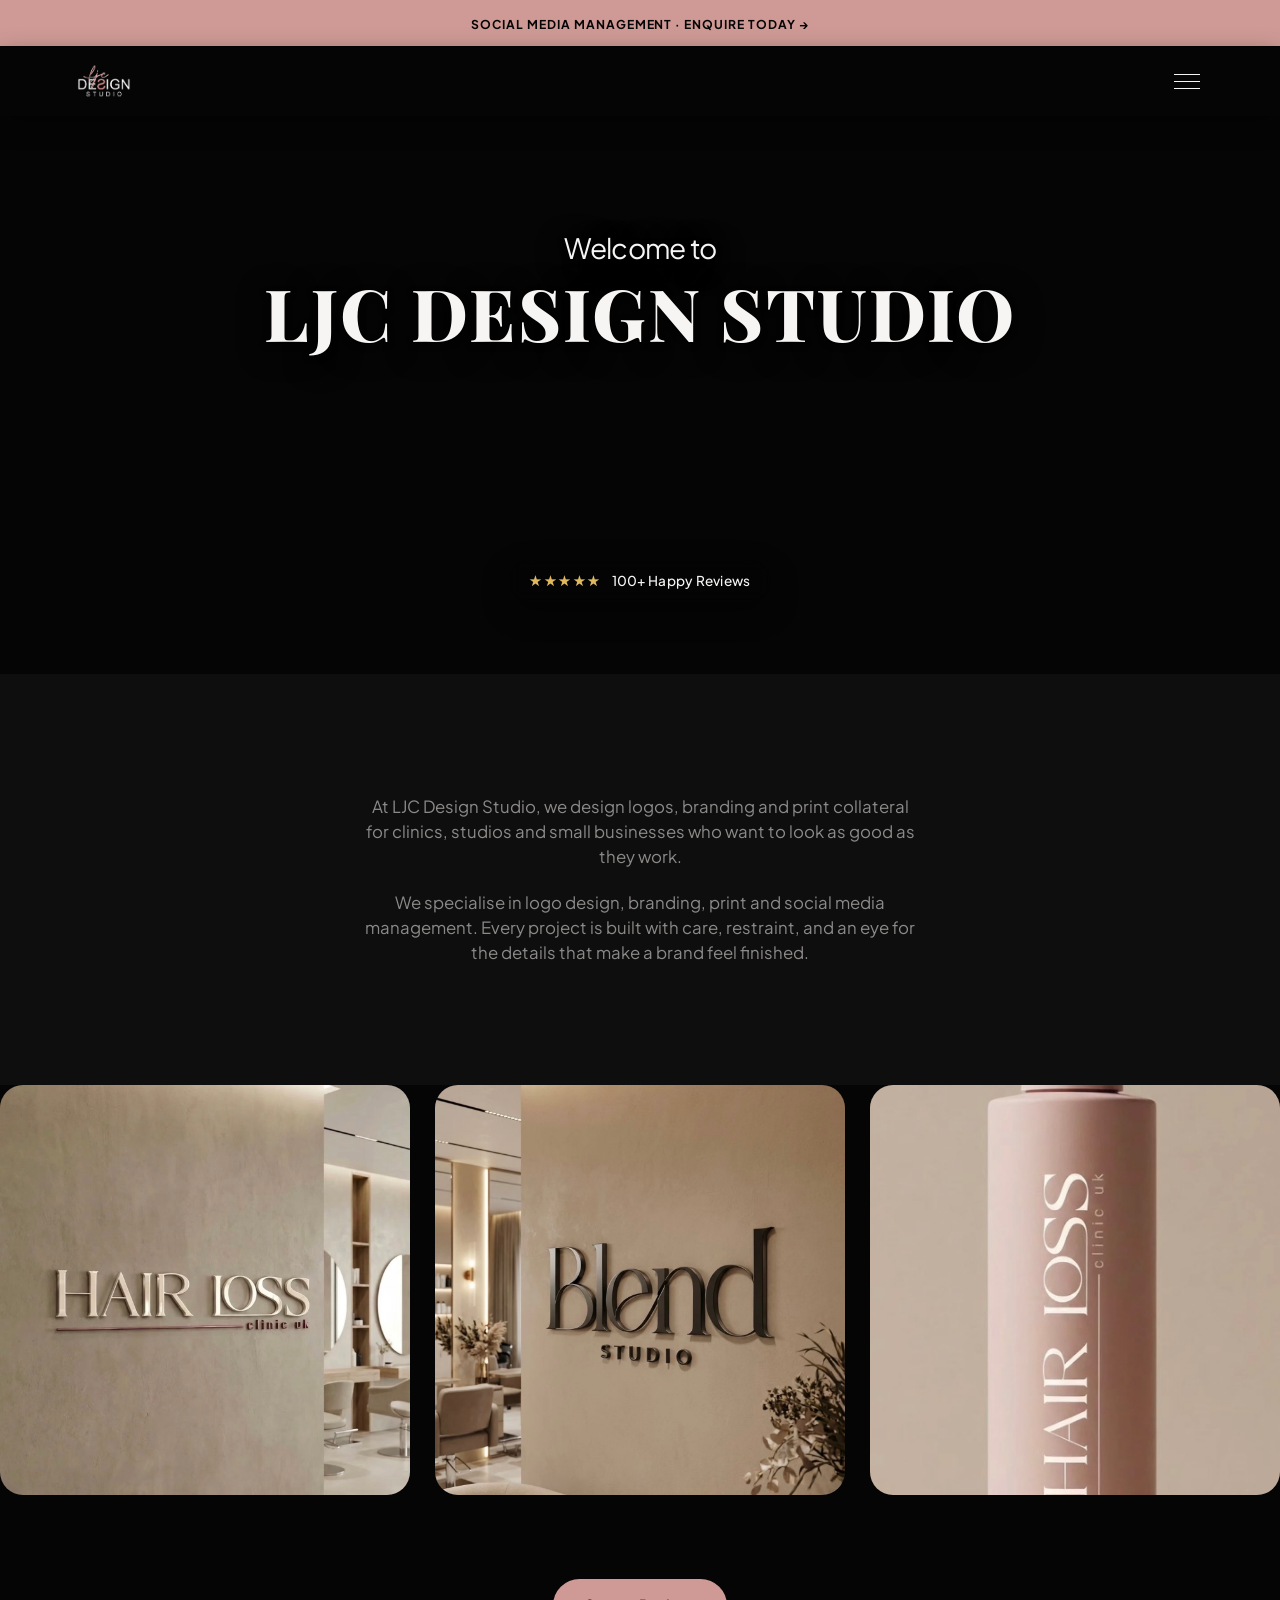
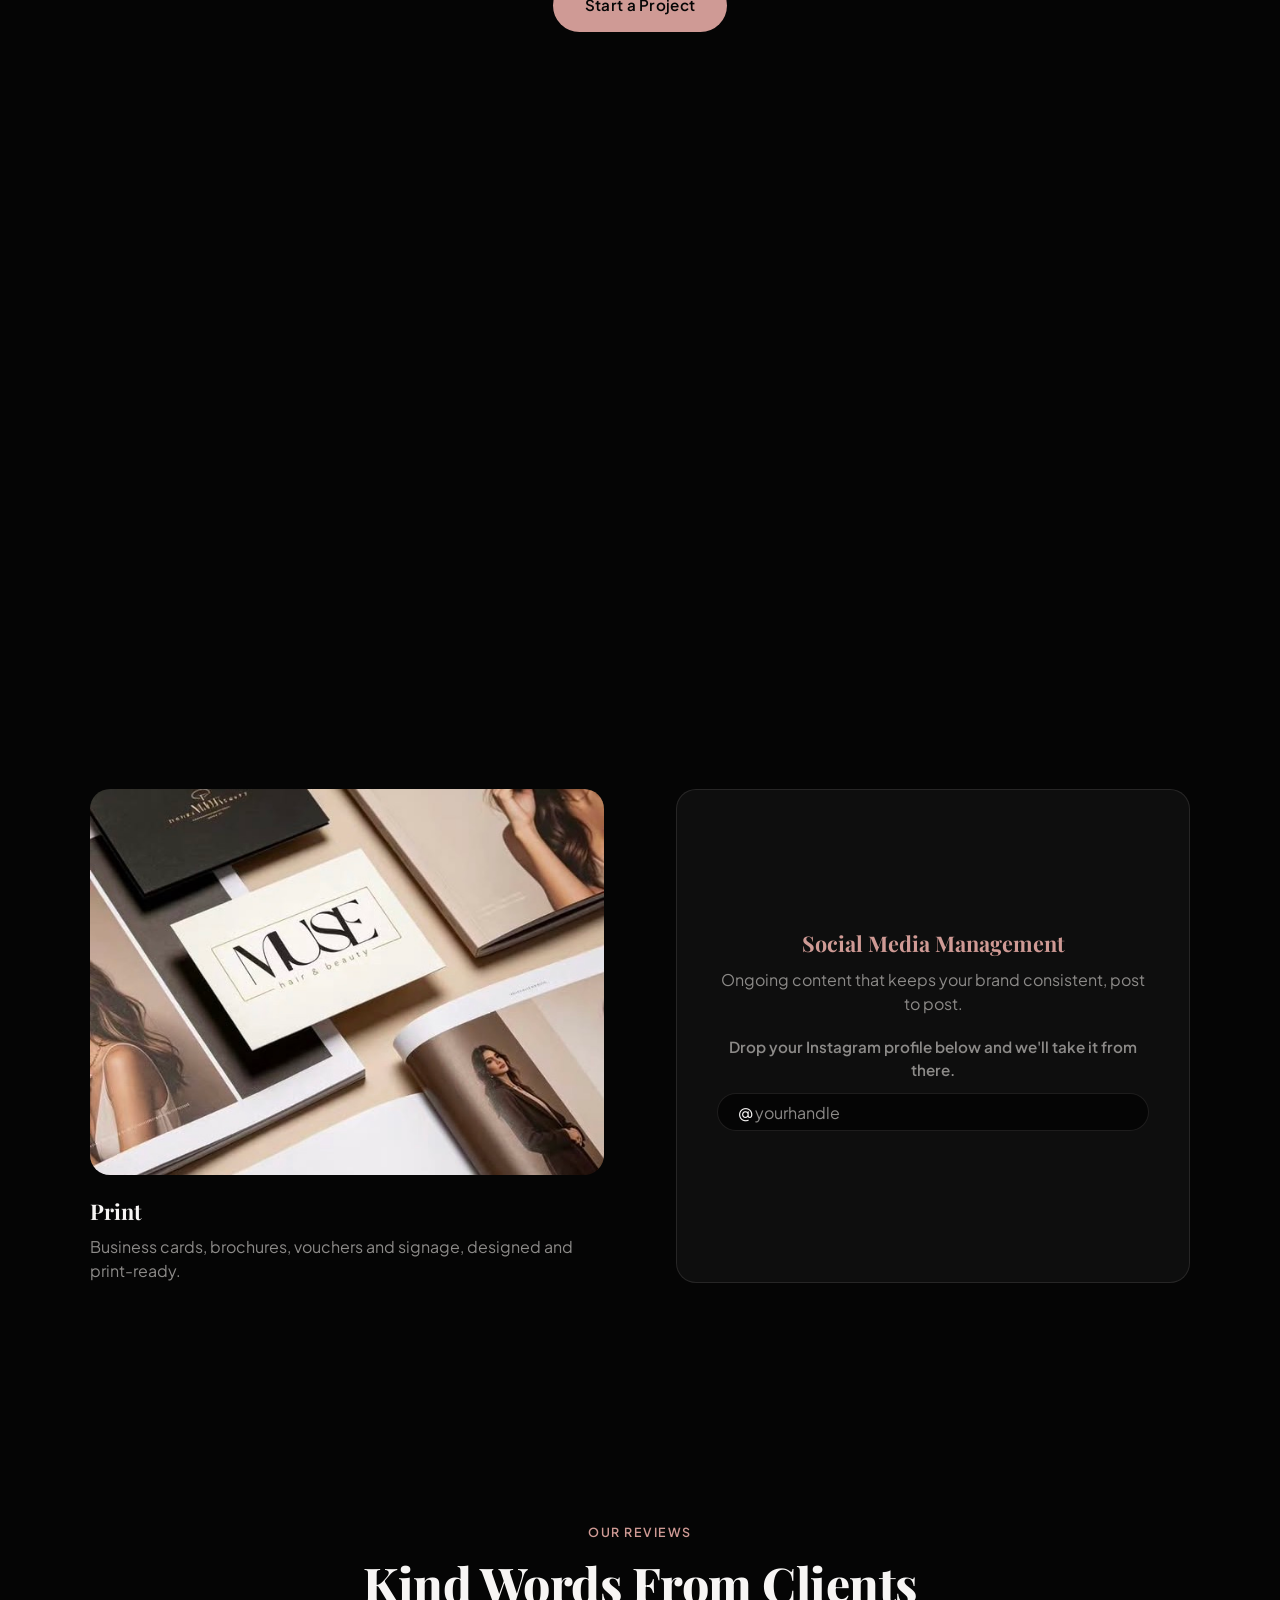
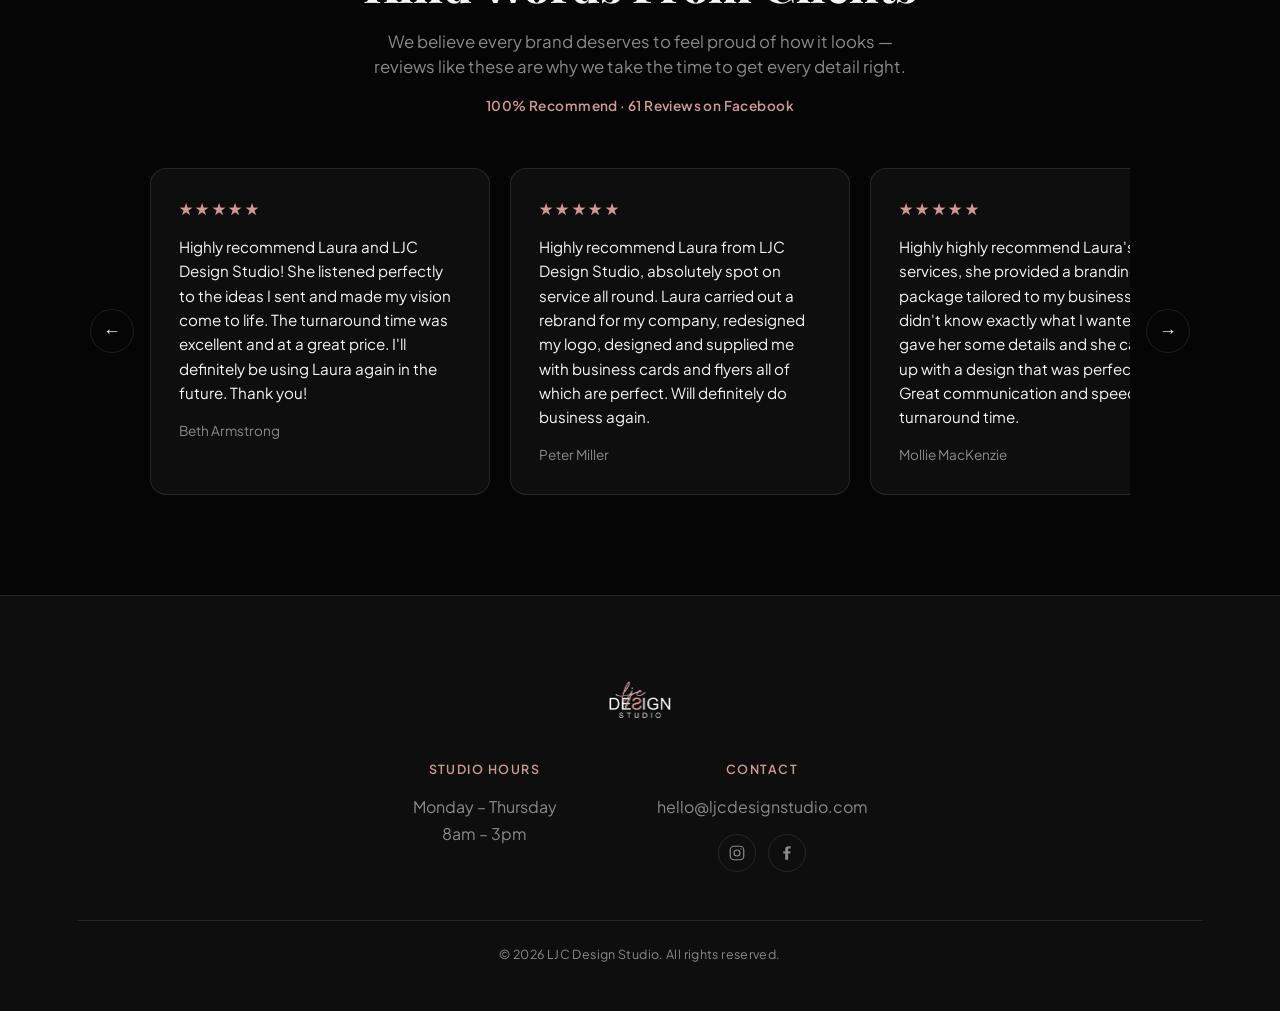
<file: index.html>
<!DOCTYPE html>
<html lang="en">
<head>
<meta charset="UTF-8">
<script>
  if ('scrollRestoration' in history) history.scrollRestoration = 'manual';
  if (window.location.hash) {
    history.replaceState(null, '', window.location.pathname + window.location.search);
  }
</script>
<meta name="viewport" content="width=device-width, initial-scale=1.0, viewport-fit=cover">
<meta name="theme-color" content="#050505">
<title>LJC Design Studio — Logo, Branding &amp; Print Design</title>
<meta name="description" content="We're LJC Design Studio, a graphic design studio specialising in logo design, branding, print and social media management.">
<link rel="preconnect" href="https://fonts.googleapis.com">
<link rel="preconnect" href="https://fonts.gstatic.com" crossorigin>
<link href="https://fonts.googleapis.com/css2?family=Playfair+Display:ital,wght@0,700;0,800;1,600;1,700&family=Plus+Jakarta+Sans:wght@400;500;600;700;800&display=swap" rel="stylesheet">
<link rel="stylesheet" href="css/styles.css">
</head>
<body>

<a class="skip-link" href="#top">Skip to content</a>

<div class="site-top">
  <div class="promo-bar">
    <a href="contact.html">Social Media Management · Enquire today →</a>
  </div>

  <header class="site-header">
    <div class="header-inner">
      <a href="index.html" class="brand">
        <img src="images/logo-transparent.png" alt="LJC Design Studio" class="brand-logo">
      </a>

      <button class="menu-toggle" id="menu-toggle" aria-label="Open menu" aria-expanded="false" aria-controls="nav-drawer">
        <span></span><span></span><span></span>
      </button>
    </div>
  </header>
</div>

<nav class="nav-drawer" id="nav-drawer" aria-hidden="true">
  <ul>
    <li style="--i:0"><a href="work.html">Work</a></li>
    <li style="--i:1"><a href="services.html">Services</a></li>
    <li style="--i:2"><a href="contact.html">Enquire</a></li>
  </ul>
</nav>

<main id="top">

  <section class="hero">
    <div class="hero-bg" aria-hidden="true">
      <img class="hero-bg-slide" style="--i:0" src="images/hero-muse-signage.jpg" alt="">
      <img class="hero-bg-slide" style="--i:1" src="images/hero-zena-boxes.jpg" alt="">
      <img class="hero-bg-slide" style="--i:2" src="images/hero-alekcia-signage.jpg" alt="">
    </div>
    <div class="hero-content">
      <h1 class="hero-heading reveal"><span class="hero-heading-intro">Welcome to</span><br><span class="hero-heading-name">LJC Design Studio</span></h1>
    </div>
    <a href="#reviews" class="hero-rating reveal">
      <span class="hero-rating-stars">★★★★★</span>
      <span><span class="hero-rating-count" data-target="100">0</span>+ Happy Reviews</span>
    </a>
  </section>

  <section class="welcome reveal">
    <div class="welcome-inner">
      <p class="feature-copy welcome-copy">At LJC Design Studio, we design logos, branding and print collateral for clinics, studios and small businesses who want to look as good as they work.</p>
      <p class="feature-copy welcome-copy">We specialise in logo design, branding, print and social media management. Every project is built with care, restraint, and an eye for the details that make a brand feel finished.</p>
    </div>
  </section>

  <section class="marquee reveal" id="work" aria-label="Selected work">
    <div class="marquee-track">
      <img src="images/work-hairloss-signage.jpg" alt="Hair Loss Clinic UK wall signage in a clinic interior">
      <img src="images/work-blend-signage.jpg" alt="Blend Studio metallic wall signage in a salon">
      <img src="images/work-hairloss-product.jpg" alt="Hair Loss Clinic UK branded product bottle">
      <img src="images/work-skin-voucher.jpg" alt="SKIN Beauty branded gift voucher">
      <img src="images/work-blend-towels.jpg" alt="Blend Studio branded towels folded in a salon">
      <img src="images/work-hairloss-brochure.jpg" alt="Hair Loss Clinic UK brochure display on a salon counter">
      <img src="images/work-blend-shelf.jpg" alt="Blend Studio branded product bottles on a salon shelf">

      <img src="images/work-hairloss-signage.jpg" alt="" aria-hidden="true">
      <img src="images/work-blend-signage.jpg" alt="" aria-hidden="true">
      <img src="images/work-hairloss-product.jpg" alt="" aria-hidden="true">
      <img src="images/work-skin-voucher.jpg" alt="" aria-hidden="true">
      <img src="images/work-blend-towels.jpg" alt="" aria-hidden="true">
      <img src="images/work-hairloss-brochure.jpg" alt="" aria-hidden="true">
      <img src="images/work-blend-shelf.jpg" alt="" aria-hidden="true">
    </div>
  </section>

  <div class="services-cta reveal">
    <a href="contact.html" class="btn-primary">Start a Project</a>
  </div>

  <section class="feature" id="services">
    <div class="service-cards">
      <article class="service-card reveal">
        <img class="service-card-img" src="images/work-muse-logo.jpg" alt="MUSE hair &amp; beauty logo design">
        <h3>Logo Design</h3>
        <p>A distinctive mark built to work everywhere your brand shows up.</p>
      </article>
      <article class="service-card reveal">
        <img class="service-card-img" src="images/work-muse-bottles.jpg" alt="MUSE hair &amp; beauty branded product bottles">
        <h3>Branding</h3>
        <p>Colour, type and tone of voice — a complete identity, not just a logo.</p>
      </article>
      <article class="service-card reveal">
        <img class="service-card-img" src="images/work-muse-print.jpg" alt="MUSE hair &amp; beauty printed business cards and brochures">
        <h3>Print</h3>
        <p>Business cards, brochures, vouchers and signage, designed and print-ready.</p>
      </article>
      <article class="service-card service-card-feature service-card-social reveal">
        <h3>Social Media Management</h3>
        <p>Ongoing content that keeps your brand consistent, post to post.</p>
        <p class="social-lead-prompt">Drop your Instagram profile below and we'll take it from there.</p>
        <form class="social-lead-form" id="social-lead-form" action="mailto:hello@ljcdesignstudio.com" method="post" enctype="text/plain">
          <input type="hidden" name="Instagram Handle" id="social-handle-hidden" value="">
          <div class="social-lead-row social-lead-row-handle">
            <span class="social-lead-prefix" aria-hidden="true">@</span>
            <label class="sr-only" for="social-lead-input">Instagram handle</label>
            <input type="text" id="social-lead-input" placeholder="yourhandle" autocomplete="off" required>
          </div>
          <div class="social-lead-row social-lead-row-email" id="social-lead-email-row">
            <label class="sr-only" for="social-lead-email">Email</label>
            <input type="email" id="social-lead-email" name="Email" placeholder="Email" autocomplete="email" disabled required>
            <button type="submit" aria-label="Submit" disabled>&#8594;</button>
          </div>
        </form>
      </article>
    </div>
  </section>

  <section class="reviews" id="reviews" aria-label="Client reviews">
    <div class="reviews-inner reveal">
      <p class="eyebrow">Our Reviews</p>
      <h2 class="feature-heading">Kind Words From Clients</h2>
      <p class="feature-copy reviews-copy">We believe every brand deserves to feel proud of how it looks — reviews like these are why we take the time to get every detail right.</p>
      <p class="reviews-stat">100% Recommend &middot; 61 Reviews on Facebook</p>
    </div>

    <div class="reviews-carousel">
      <button class="carousel-arrow carousel-prev" type="button" aria-label="Previous review">&#8592;</button>

      <div class="reviews-track">
        <article class="review-card">
          <div class="review-stars">★★★★★</div>
          <p class="review-quote">Highly recommend Laura and LJC Design Studio! She listened perfectly to the ideas I sent and made my vision come to life. The turnaround time was excellent and at a great price. I'll definitely be using Laura again in the future. Thank you!</p>
          <p class="review-name">Beth Armstrong</p>
        </article>
        <article class="review-card">
          <div class="review-stars">★★★★★</div>
          <p class="review-quote">Highly recommend Laura from LJC Design Studio, absolutely spot on service all round. Laura carried out a rebrand for my company, redesigned my logo, designed and supplied me with business cards and flyers all of which are perfect. Will definitely do business again.</p>
          <p class="review-name">Peter Miller</p>
        </article>
        <article class="review-card">
          <div class="review-stars">★★★★★</div>
          <p class="review-quote">Highly highly recommend Laura's services, she provided a branding package tailored to my business. I didn't know exactly what I wanted but gave her some details and she came up with a design that was perfect! Great communication and speedy turnaround time.</p>
          <p class="review-name">Mollie MacKenzie</p>
        </article>
        <article class="review-card">
          <div class="review-stars">★★★★★</div>
          <p class="review-quote">She turned the project around so quickly without ever compromising on quality, and her creativity and attention to detail were spot on. The logo she designed perfectly captures the essence of my business, and I couldn't be happier with the result.</p>
          <p class="review-name">Johnny T&#333;m</p>
        </article>
      </div>

      <button class="carousel-arrow carousel-next" type="button" aria-label="Next review">&#8594;</button>
    </div>
  </section>

</main>

<footer class="site-footer">
  <div class="footer-inner">
    <img src="images/logo-transparent.png" alt="LJC Design Studio" class="footer-logo">

    <div class="footer-cols">
      <div class="footer-col">
        <p class="eyebrow">Studio Hours</p>
        <p>Monday &ndash; Thursday<br>8am &ndash; 3pm</p>
      </div>
      <div class="footer-col">
        <p class="eyebrow">Contact</p>
        <p><a href="mailto:hello@ljcdesignstudio.com">hello@ljcdesignstudio.com</a></p>
        <div class="footer-socials">
          <a href="https://instagram.com/ljcdesignstudio" target="_blank" rel="noopener" class="footer-social-link" aria-label="Instagram">
            <svg viewBox="0 0 24 24" fill="none" stroke="currentColor" stroke-width="1.6" stroke-linecap="round" stroke-linejoin="round" aria-hidden="true">
              <rect x="3" y="3" width="18" height="18" rx="5"></rect>
              <circle cx="12" cy="12" r="4"></circle>
              <circle cx="17.5" cy="6.5" r="0.8" fill="currentColor" stroke="none"></circle>
            </svg>
          </a>
          <a href="https://www.facebook.com/share/1C6qRQbqyA/?mibextid=wwXIfr" target="_blank" rel="noopener" class="footer-social-link" aria-label="Facebook">
            <svg viewBox="0 0 24 24" fill="currentColor" aria-hidden="true">
              <path d="M13.5 21v-8.2h2.75l.41-3.2h-3.16V7.5c0-.93.26-1.56 1.6-1.56h1.7V3.14C15.9 3.1 14.9 3 13.7 3c-2.4 0-4.05 1.46-4.05 4.15v2.45H7v3.2h2.65V21h3.85z"></path>
            </svg>
          </a>
        </div>
      </div>
    </div>

    <p class="footer-copy">&copy; <span id="year"></span> LJC Design Studio. All rights reserved.</p>
  </div>
</footer>

<script src="js/script.js"></script>
</body>
</html>
</file>
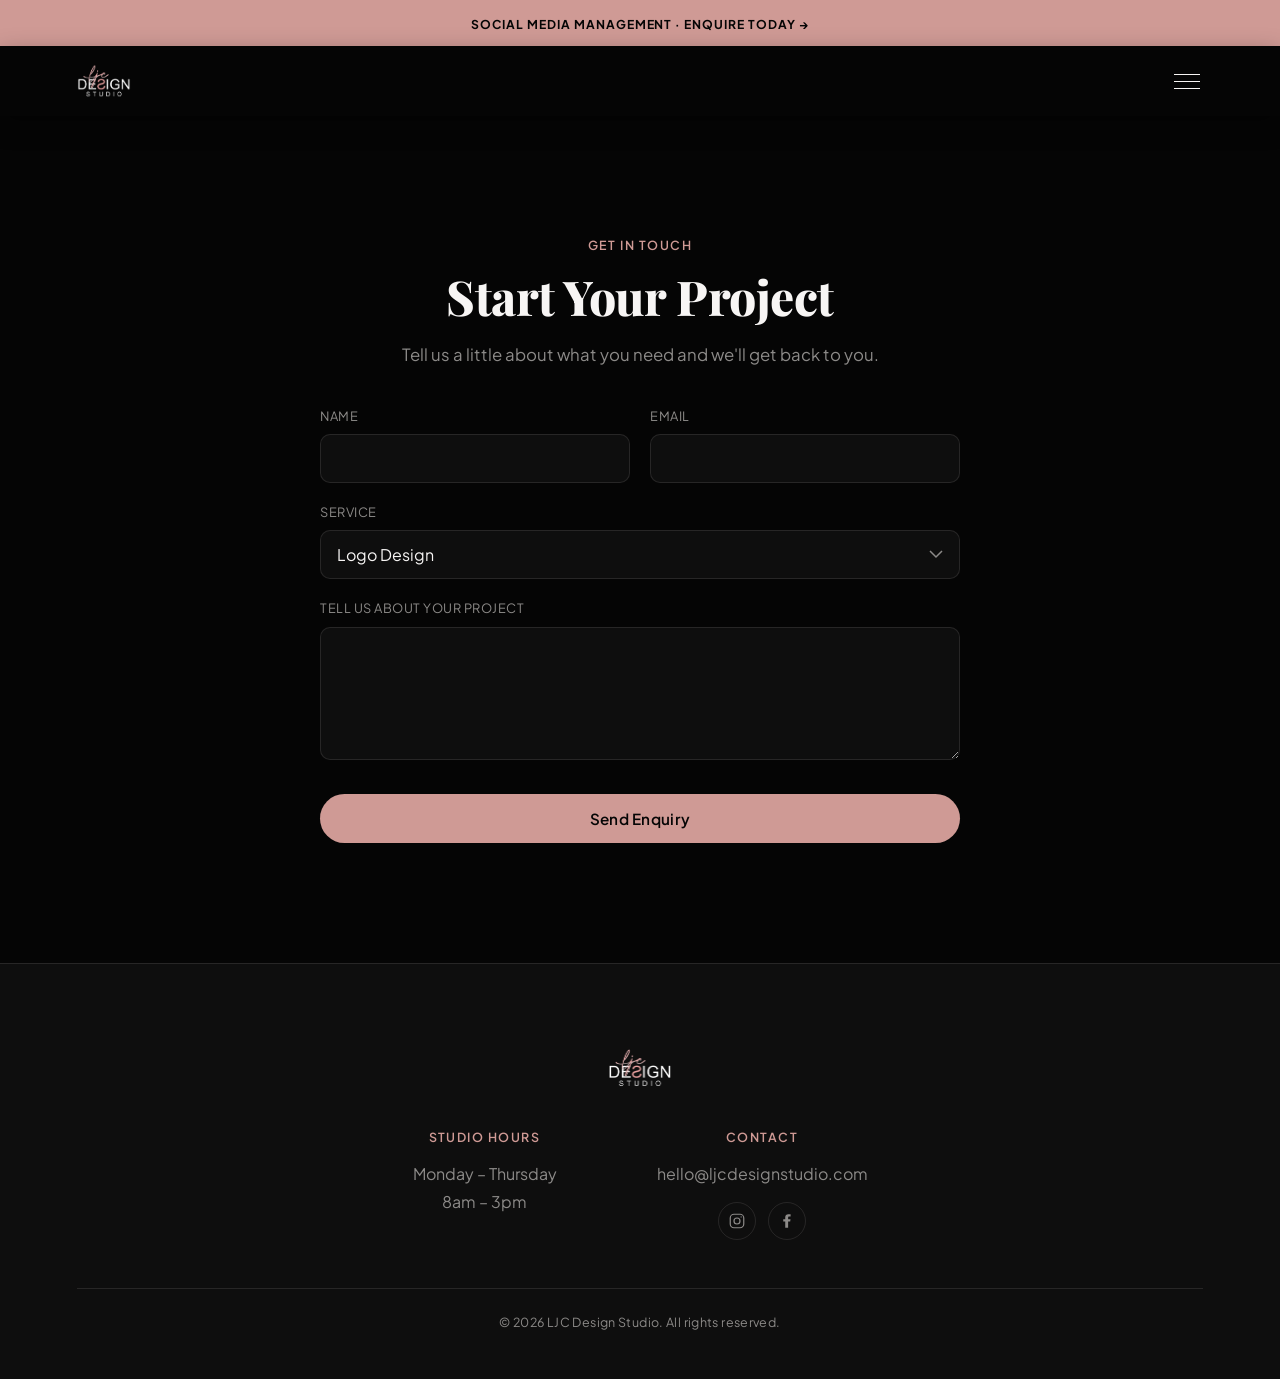
<file: contact.html>
<!DOCTYPE html>
<html lang="en">
<head>
<meta charset="UTF-8">
<script>
  if ('scrollRestoration' in history) history.scrollRestoration = 'manual';
  if (window.location.hash) {
    history.replaceState(null, '', window.location.pathname + window.location.search);
  }
</script>
<meta name="viewport" content="width=device-width, initial-scale=1.0, viewport-fit=cover">
<meta name="theme-color" content="#050505">
<title>Enquire — LJC Design Studio</title>
<meta name="description" content="Get in touch with LJC Design Studio to start your logo, branding, print or social media project.">
<link rel="preconnect" href="https://fonts.googleapis.com">
<link rel="preconnect" href="https://fonts.gstatic.com" crossorigin>
<link href="https://fonts.googleapis.com/css2?family=Playfair+Display:ital,wght@0,700;0,800;1,600;1,700&family=Plus+Jakarta+Sans:wght@400;500;600;700;800&display=swap" rel="stylesheet">
<link rel="stylesheet" href="css/styles.css">
</head>
<body>

<a class="skip-link" href="#top">Skip to content</a>

<div class="site-top">
  <div class="promo-bar">
    <a href="contact.html">Social Media Management · Enquire today →</a>
  </div>

  <header class="site-header">
    <div class="header-inner">
      <a href="index.html" class="brand">
        <img src="images/logo-transparent.png" alt="LJC Design Studio" class="brand-logo">
      </a>

      <button class="menu-toggle" id="menu-toggle" aria-label="Open menu" aria-expanded="false" aria-controls="nav-drawer">
        <span></span><span></span><span></span>
      </button>
    </div>
  </header>
</div>

<nav class="nav-drawer" id="nav-drawer" aria-hidden="true">
  <ul>
    <li style="--i:0"><a href="work.html">Work</a></li>
    <li style="--i:1"><a href="services.html">Services</a></li>
    <li style="--i:2"><a href="contact.html" aria-current="page">Enquire</a></li>
  </ul>
</nav>

<main id="top">

  <section class="feature reveal">
    <div class="enquiry-inner">
      <p class="eyebrow">Get In Touch</p>
      <h1 class="feature-heading">Start Your Project</h1>
      <p class="feature-copy">Tell us a little about what you need and we'll get back to you.</p>

      <form class="enquiry-form" action="mailto:hello@ljcdesignstudio.com" method="post" enctype="text/plain">
        <div class="form-row">
          <label>
            <span>Name</span>
            <input type="text" name="Name" autocomplete="name" required>
          </label>
          <label>
            <span>Email</span>
            <input type="email" name="Email" autocomplete="email" required>
          </label>
        </div>
        <label>
          <span>Service</span>
          <select name="Service">
            <option>Logo Design</option>
            <option>Branding</option>
            <option>Print</option>
            <option>Social Media Management</option>
            <option>Something else</option>
          </select>
        </label>
        <label>
          <span>Tell us about your project</span>
          <textarea name="Message" rows="5" required></textarea>
        </label>
        <button type="submit" class="btn-primary">Send Enquiry</button>
      </form>
    </div>
  </section>

</main>

<footer class="site-footer">
  <div class="footer-inner">
    <img src="images/logo-transparent.png" alt="LJC Design Studio" class="footer-logo">

    <div class="footer-cols">
      <div class="footer-col">
        <p class="eyebrow">Studio Hours</p>
        <p>Monday &ndash; Thursday<br>8am &ndash; 3pm</p>
      </div>
      <div class="footer-col">
        <p class="eyebrow">Contact</p>
        <p><a href="mailto:hello@ljcdesignstudio.com">hello@ljcdesignstudio.com</a></p>
        <div class="footer-socials">
          <a href="https://instagram.com/ljcdesignstudio" target="_blank" rel="noopener" class="footer-social-link" aria-label="Instagram">
            <svg viewBox="0 0 24 24" fill="none" stroke="currentColor" stroke-width="1.6" stroke-linecap="round" stroke-linejoin="round" aria-hidden="true">
              <rect x="3" y="3" width="18" height="18" rx="5"></rect>
              <circle cx="12" cy="12" r="4"></circle>
              <circle cx="17.5" cy="6.5" r="0.8" fill="currentColor" stroke="none"></circle>
            </svg>
          </a>
          <a href="https://www.facebook.com/share/1C6qRQbqyA/?mibextid=wwXIfr" target="_blank" rel="noopener" class="footer-social-link" aria-label="Facebook">
            <svg viewBox="0 0 24 24" fill="currentColor" aria-hidden="true">
              <path d="M13.5 21v-8.2h2.75l.41-3.2h-3.16V7.5c0-.93.26-1.56 1.6-1.56h1.7V3.14C15.9 3.1 14.9 3 13.7 3c-2.4 0-4.05 1.46-4.05 4.15v2.45H7v3.2h2.65V21h3.85z"></path>
            </svg>
          </a>
        </div>
      </div>
    </div>

    <p class="footer-copy">&copy; <span id="year"></span> LJC Design Studio. All rights reserved.</p>
  </div>
</footer>

<script src="js/script.js"></script>
</body>
</html>
</file>
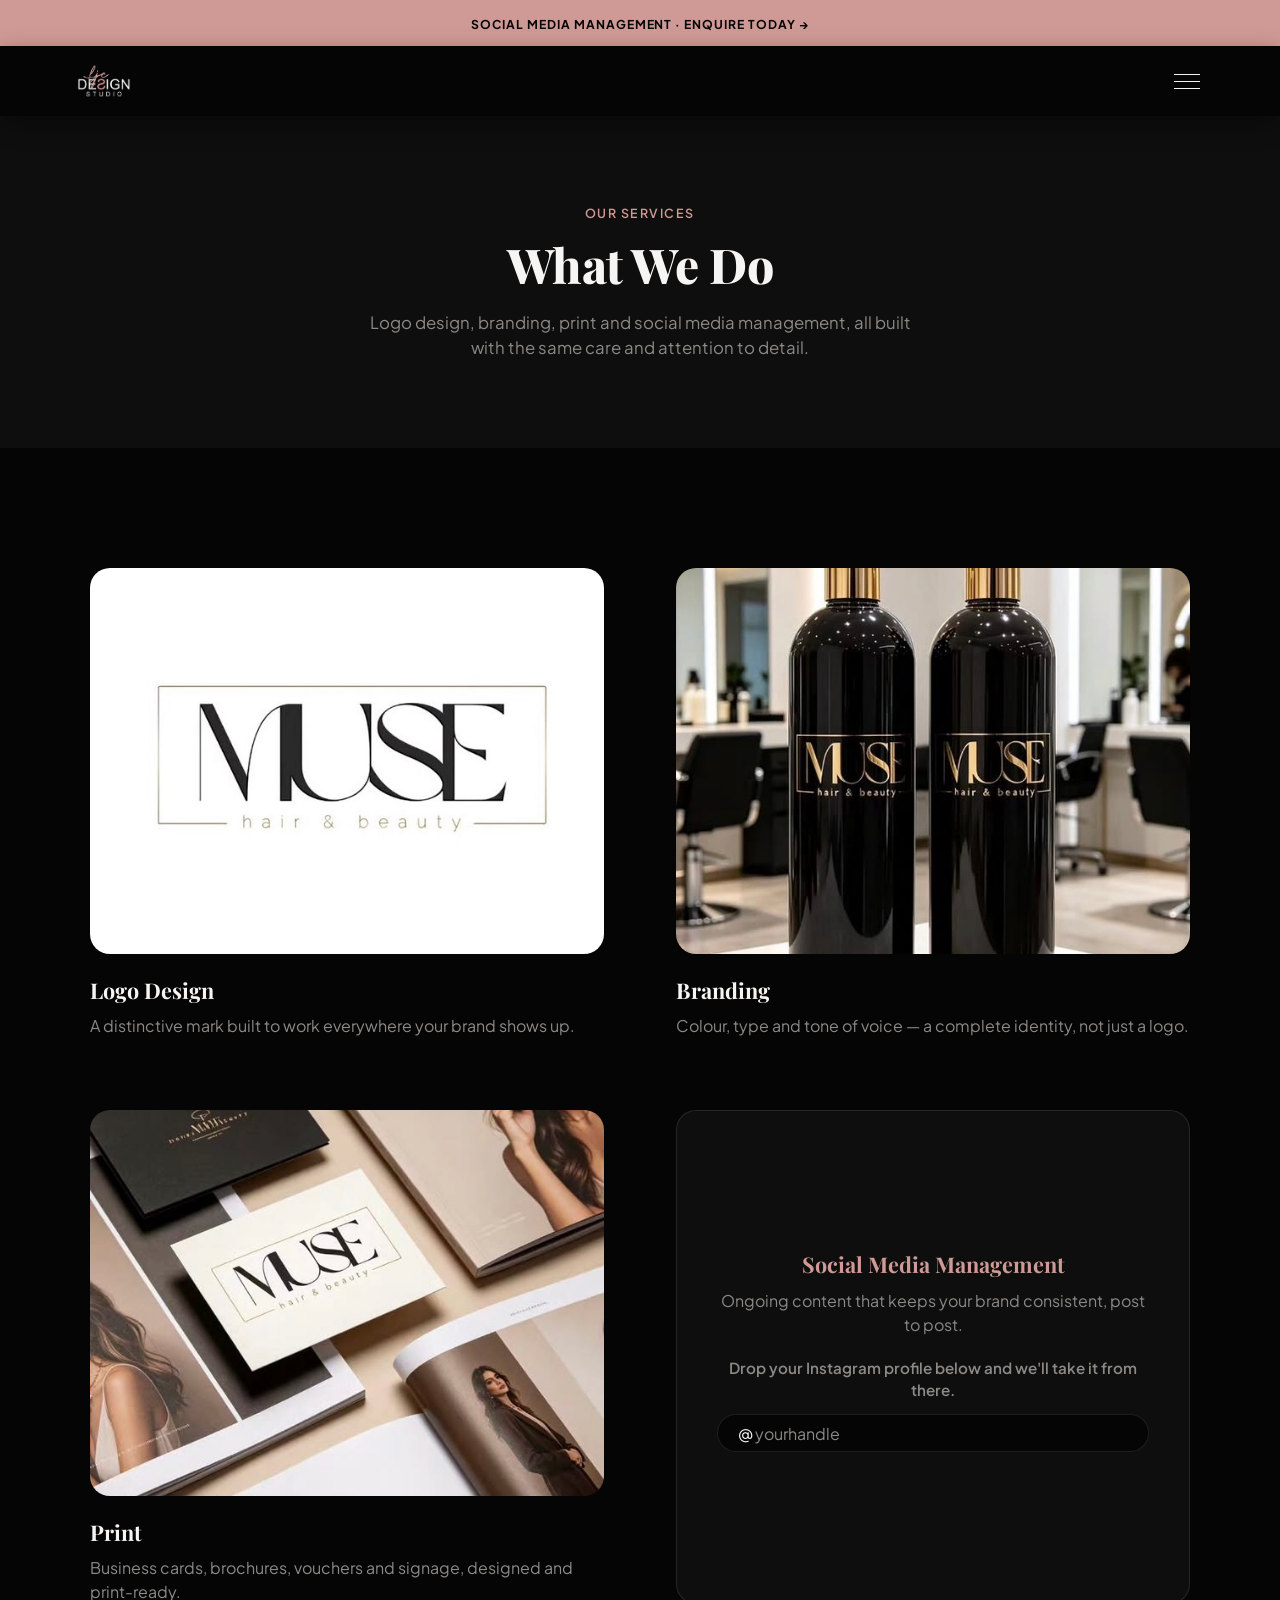
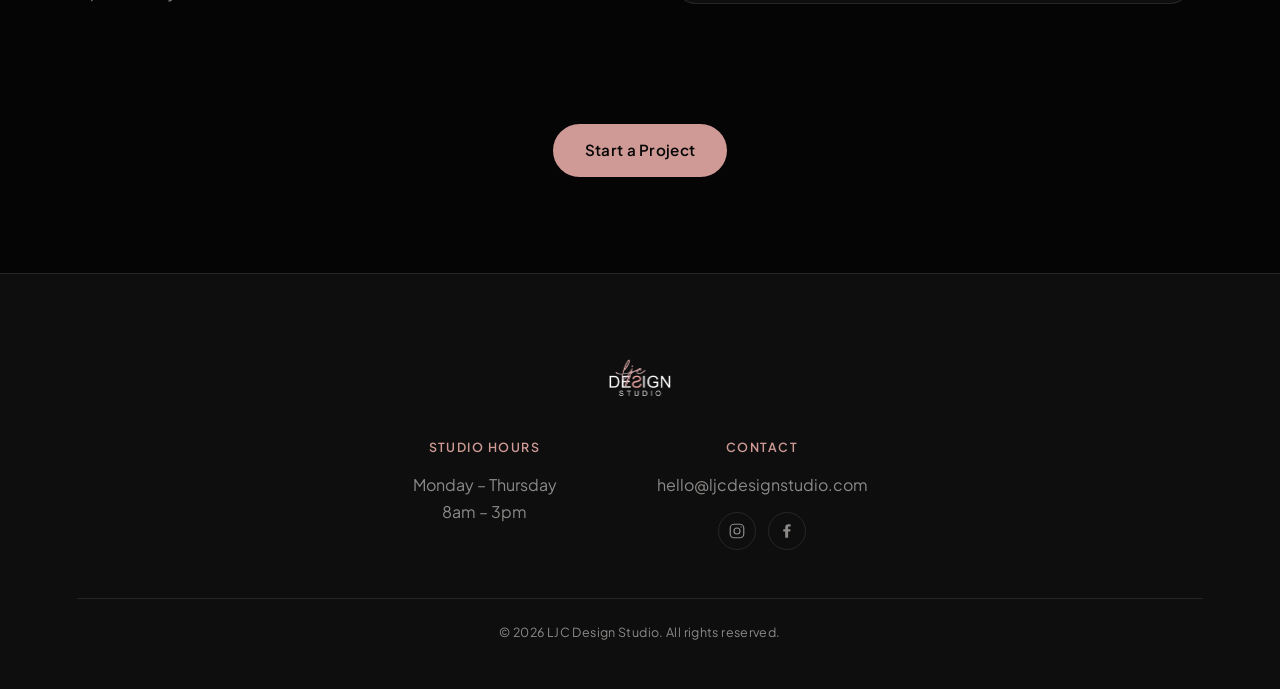
<file: services.html>
<!DOCTYPE html>
<html lang="en">
<head>
<meta charset="UTF-8">
<script>
  if ('scrollRestoration' in history) history.scrollRestoration = 'manual';
  if (window.location.hash) {
    history.replaceState(null, '', window.location.pathname + window.location.search);
  }
</script>
<meta name="viewport" content="width=device-width, initial-scale=1.0, viewport-fit=cover">
<meta name="theme-color" content="#050505">
<title>Our Services — LJC Design Studio</title>
<meta name="description" content="Logo design, branding, print and social media management from LJC Design Studio.">
<link rel="preconnect" href="https://fonts.googleapis.com">
<link rel="preconnect" href="https://fonts.gstatic.com" crossorigin>
<link href="https://fonts.googleapis.com/css2?family=Playfair+Display:ital,wght@0,700;0,800;1,600;1,700&family=Plus+Jakarta+Sans:wght@400;500;600;700;800&display=swap" rel="stylesheet">
<link rel="stylesheet" href="css/styles.css">
</head>
<body>

<a class="skip-link" href="#top">Skip to content</a>

<div class="site-top">
  <div class="promo-bar">
    <a href="contact.html">Social Media Management · Enquire today →</a>
  </div>

  <header class="site-header">
    <div class="header-inner">
      <a href="index.html" class="brand">
        <img src="images/logo-transparent.png" alt="LJC Design Studio" class="brand-logo">
      </a>

      <button class="menu-toggle" id="menu-toggle" aria-label="Open menu" aria-expanded="false" aria-controls="nav-drawer">
        <span></span><span></span><span></span>
      </button>
    </div>
  </header>
</div>

<nav class="nav-drawer" id="nav-drawer" aria-hidden="true">
  <ul>
    <li style="--i:0"><a href="work.html">Work</a></li>
    <li style="--i:1"><a href="services.html" aria-current="page">Services</a></li>
    <li style="--i:2"><a href="contact.html">Enquire</a></li>
  </ul>
</nav>

<main id="top">

  <section class="page-hero reveal">
    <div class="page-hero-inner">
      <p class="eyebrow">Our Services</p>
      <h1 class="feature-heading">What We Do</h1>
      <p class="feature-copy">Logo design, branding, print and social media management, all built with the same care and attention to detail.</p>
    </div>
  </section>

  <section class="feature" id="services">
    <div class="service-cards">
      <article class="service-card reveal">
        <img class="service-card-img" src="images/work-muse-logo.jpg" alt="MUSE hair &amp; beauty logo design">
        <h3>Logo Design</h3>
        <p>A distinctive mark built to work everywhere your brand shows up.</p>
      </article>
      <article class="service-card reveal">
        <img class="service-card-img" src="images/work-muse-bottles.jpg" alt="MUSE hair &amp; beauty branded product bottles">
        <h3>Branding</h3>
        <p>Colour, type and tone of voice — a complete identity, not just a logo.</p>
      </article>
      <article class="service-card reveal">
        <img class="service-card-img" src="images/work-muse-print.jpg" alt="MUSE hair &amp; beauty printed business cards and brochures">
        <h3>Print</h3>
        <p>Business cards, brochures, vouchers and signage, designed and print-ready.</p>
      </article>
      <article class="service-card service-card-feature service-card-social reveal">
        <h3>Social Media Management</h3>
        <p>Ongoing content that keeps your brand consistent, post to post.</p>
        <p class="social-lead-prompt">Drop your Instagram profile below and we'll take it from there.</p>
        <form class="social-lead-form" id="social-lead-form" action="mailto:hello@ljcdesignstudio.com" method="post" enctype="text/plain">
          <input type="hidden" name="Instagram Handle" id="social-handle-hidden" value="">
          <div class="social-lead-row social-lead-row-handle">
            <span class="social-lead-prefix" aria-hidden="true">@</span>
            <label class="sr-only" for="social-lead-input">Instagram handle</label>
            <input type="text" id="social-lead-input" placeholder="yourhandle" autocomplete="off" required>
          </div>
          <div class="social-lead-row social-lead-row-email" id="social-lead-email-row">
            <label class="sr-only" for="social-lead-email">Email</label>
            <input type="email" id="social-lead-email" name="Email" placeholder="Email" autocomplete="email" disabled required>
            <button type="submit" aria-label="Submit" disabled>&#8594;</button>
          </div>
        </form>
      </article>
    </div>
  </section>

  <div class="services-cta reveal">
    <a href="contact.html" class="btn-primary">Start a Project</a>
  </div>

</main>

<footer class="site-footer">
  <div class="footer-inner">
    <img src="images/logo-transparent.png" alt="LJC Design Studio" class="footer-logo">

    <div class="footer-cols">
      <div class="footer-col">
        <p class="eyebrow">Studio Hours</p>
        <p>Monday &ndash; Thursday<br>8am &ndash; 3pm</p>
      </div>
      <div class="footer-col">
        <p class="eyebrow">Contact</p>
        <p><a href="mailto:hello@ljcdesignstudio.com">hello@ljcdesignstudio.com</a></p>
        <div class="footer-socials">
          <a href="https://instagram.com/ljcdesignstudio" target="_blank" rel="noopener" class="footer-social-link" aria-label="Instagram">
            <svg viewBox="0 0 24 24" fill="none" stroke="currentColor" stroke-width="1.6" stroke-linecap="round" stroke-linejoin="round" aria-hidden="true">
              <rect x="3" y="3" width="18" height="18" rx="5"></rect>
              <circle cx="12" cy="12" r="4"></circle>
              <circle cx="17.5" cy="6.5" r="0.8" fill="currentColor" stroke="none"></circle>
            </svg>
          </a>
          <a href="https://www.facebook.com/share/1C6qRQbqyA/?mibextid=wwXIfr" target="_blank" rel="noopener" class="footer-social-link" aria-label="Facebook">
            <svg viewBox="0 0 24 24" fill="currentColor" aria-hidden="true">
              <path d="M13.5 21v-8.2h2.75l.41-3.2h-3.16V7.5c0-.93.26-1.56 1.6-1.56h1.7V3.14C15.9 3.1 14.9 3 13.7 3c-2.4 0-4.05 1.46-4.05 4.15v2.45H7v3.2h2.65V21h3.85z"></path>
            </svg>
          </a>
        </div>
      </div>
    </div>

    <p class="footer-copy">&copy; <span id="year"></span> LJC Design Studio. All rights reserved.</p>
  </div>
</footer>

<script src="js/script.js"></script>
</body>
</html>
</file>
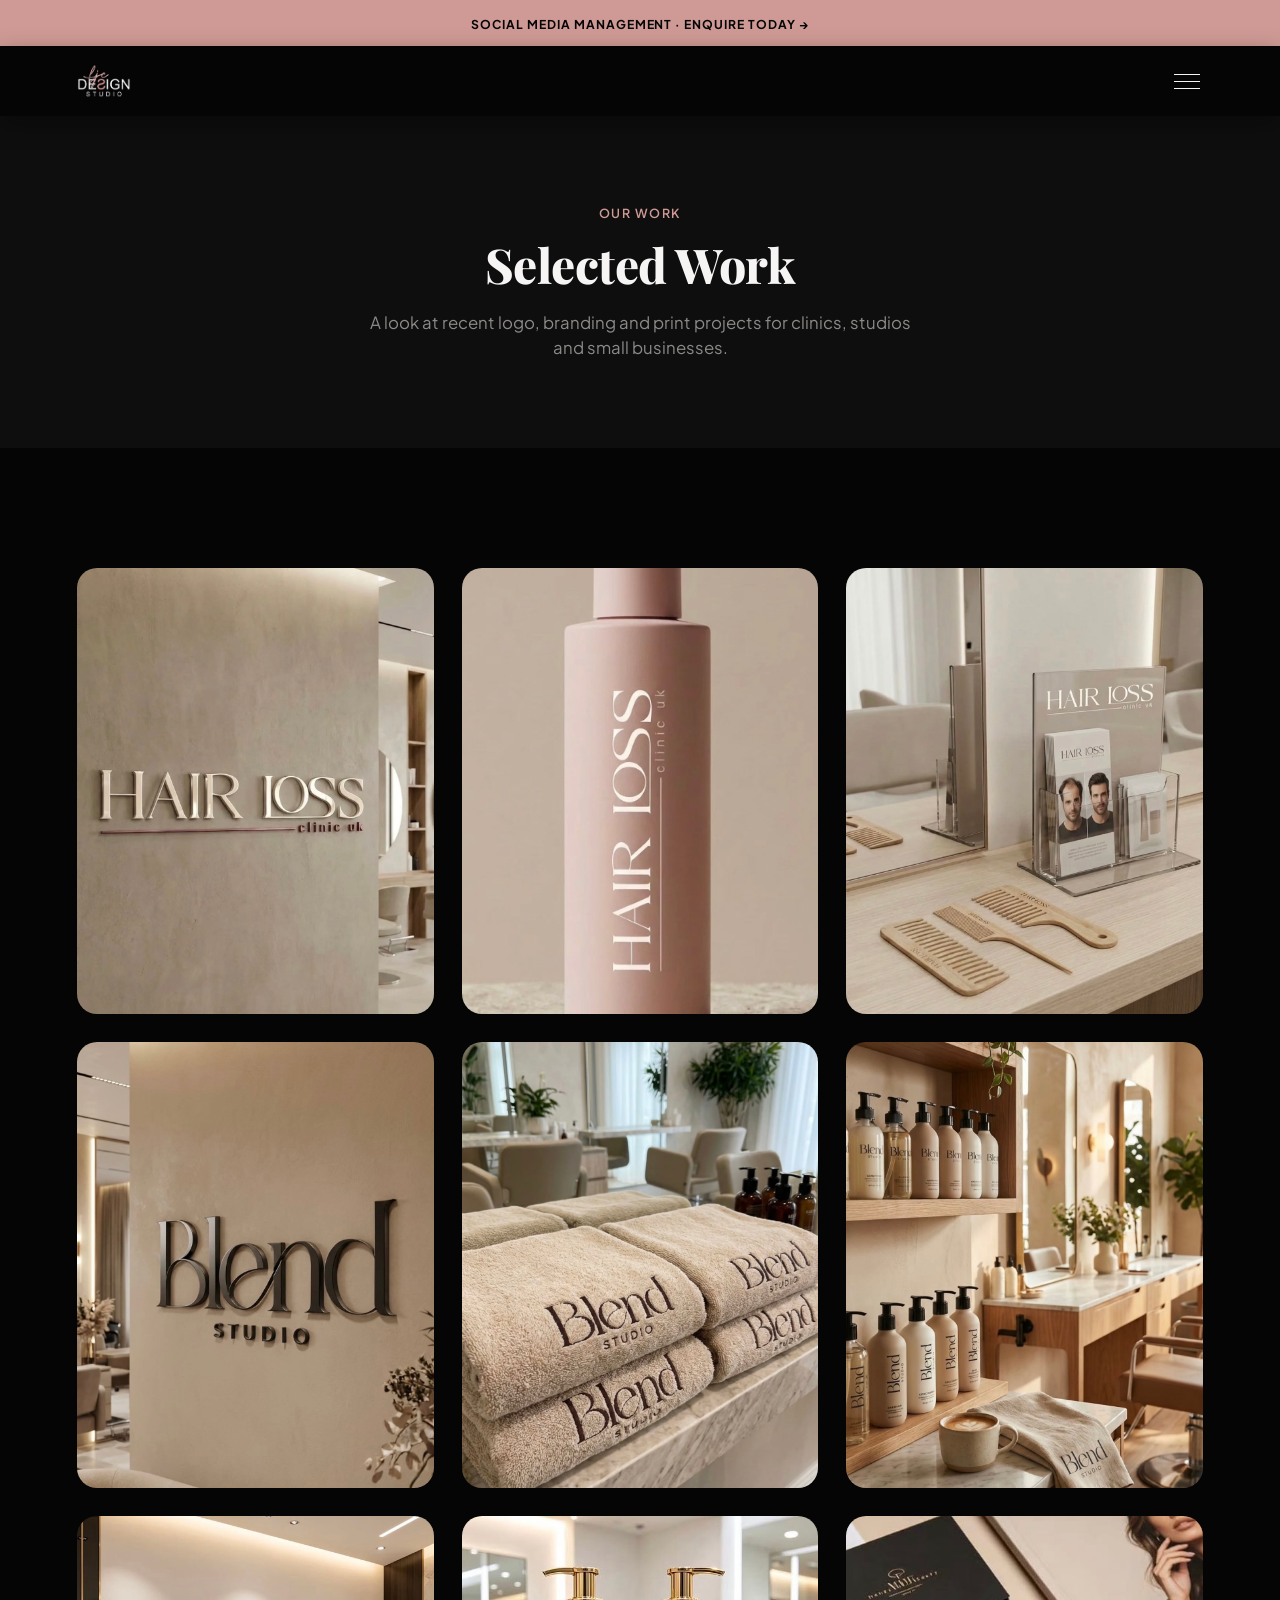
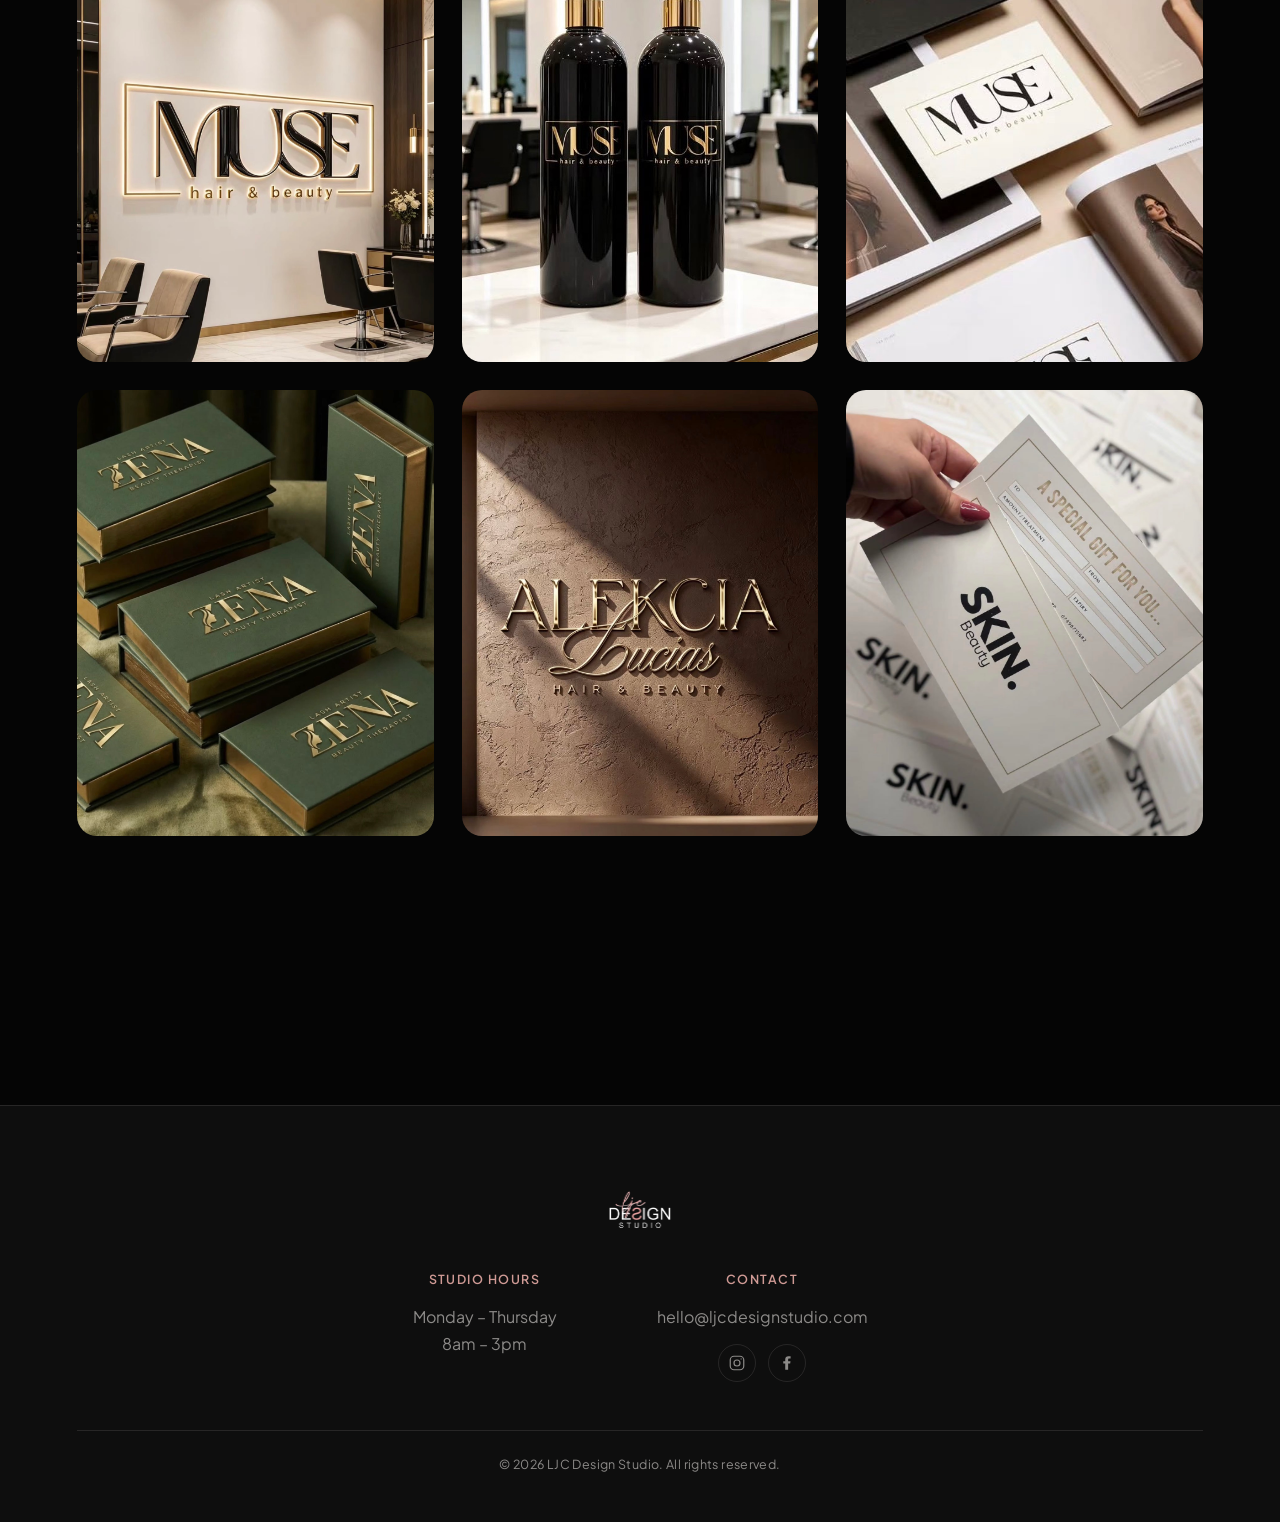
<file: work.html>
<!DOCTYPE html>
<html lang="en">
<head>
<meta charset="UTF-8">
<script>
  if ('scrollRestoration' in history) history.scrollRestoration = 'manual';
  if (window.location.hash) {
    history.replaceState(null, '', window.location.pathname + window.location.search);
  }
</script>
<meta name="viewport" content="width=device-width, initial-scale=1.0, viewport-fit=cover">
<meta name="theme-color" content="#050505">
<title>Our Work — LJC Design Studio</title>
<meta name="description" content="A selection of logo, branding and print work by LJC Design Studio for clinics, studios and small businesses.">
<link rel="preconnect" href="https://fonts.googleapis.com">
<link rel="preconnect" href="https://fonts.gstatic.com" crossorigin>
<link href="https://fonts.googleapis.com/css2?family=Playfair+Display:ital,wght@0,700;0,800;1,600;1,700&family=Plus+Jakarta+Sans:wght@400;500;600;700;800&display=swap" rel="stylesheet">
<link rel="stylesheet" href="css/styles.css">
</head>
<body>

<a class="skip-link" href="#top">Skip to content</a>

<div class="site-top">
  <div class="promo-bar">
    <a href="contact.html">Social Media Management · Enquire today →</a>
  </div>

  <header class="site-header">
    <div class="header-inner">
      <a href="index.html" class="brand">
        <img src="images/logo-transparent.png" alt="LJC Design Studio" class="brand-logo">
      </a>

      <button class="menu-toggle" id="menu-toggle" aria-label="Open menu" aria-expanded="false" aria-controls="nav-drawer">
        <span></span><span></span><span></span>
      </button>
    </div>
  </header>
</div>

<nav class="nav-drawer" id="nav-drawer" aria-hidden="true">
  <ul>
    <li style="--i:0"><a href="work.html" aria-current="page">Work</a></li>
    <li style="--i:1"><a href="services.html">Services</a></li>
    <li style="--i:2"><a href="contact.html">Enquire</a></li>
  </ul>
</nav>

<main id="top">

  <section class="page-hero reveal">
    <div class="page-hero-inner">
      <p class="eyebrow">Our Work</p>
      <h1 class="feature-heading">Selected Work</h1>
      <p class="feature-copy">A look at recent logo, branding and print projects for clinics, studios and small businesses.</p>
    </div>
  </section>

  <section class="feature">
    <div class="work-grid">
      <img src="images/work-hairloss-signage.jpg" alt="Hair Loss Clinic UK wall signage in a clinic interior">
      <img src="images/work-hairloss-product.jpg" alt="Hair Loss Clinic UK branded product bottle">
      <img src="images/work-hairloss-brochure.jpg" alt="Hair Loss Clinic UK brochure display on a salon counter">
      <img src="images/work-blend-signage.jpg" alt="Blend Studio metallic wall signage in a salon">
      <img src="images/work-blend-towels.jpg" alt="Blend Studio branded towels folded in a salon">
      <img src="images/work-blend-shelf.jpg" alt="Blend Studio branded product bottles on a salon shelf">
      <img src="images/hero-muse-signage.jpg" alt="MUSE hair &amp; beauty wall signage">
      <img src="images/work-muse-bottles.jpg" alt="MUSE hair &amp; beauty branded product bottles">
      <img src="images/work-muse-print.jpg" alt="MUSE hair &amp; beauty printed business cards and brochures">
      <img src="images/hero-zena-boxes.jpg" alt="ZENA branded packaging boxes">
      <img src="images/hero-alekcia-signage.jpg" alt="ALEKCIA wall signage">
      <img src="images/work-skin-voucher.jpg" alt="SKIN Beauty branded gift voucher">
    </div>
  </section>

  <div class="services-cta reveal">
    <a href="contact.html" class="btn-primary">Start a Project</a>
  </div>

</main>

<footer class="site-footer">
  <div class="footer-inner">
    <img src="images/logo-transparent.png" alt="LJC Design Studio" class="footer-logo">

    <div class="footer-cols">
      <div class="footer-col">
        <p class="eyebrow">Studio Hours</p>
        <p>Monday &ndash; Thursday<br>8am &ndash; 3pm</p>
      </div>
      <div class="footer-col">
        <p class="eyebrow">Contact</p>
        <p><a href="mailto:hello@ljcdesignstudio.com">hello@ljcdesignstudio.com</a></p>
        <div class="footer-socials">
          <a href="https://instagram.com/ljcdesignstudio" target="_blank" rel="noopener" class="footer-social-link" aria-label="Instagram">
            <svg viewBox="0 0 24 24" fill="none" stroke="currentColor" stroke-width="1.6" stroke-linecap="round" stroke-linejoin="round" aria-hidden="true">
              <rect x="3" y="3" width="18" height="18" rx="5"></rect>
              <circle cx="12" cy="12" r="4"></circle>
              <circle cx="17.5" cy="6.5" r="0.8" fill="currentColor" stroke="none"></circle>
            </svg>
          </a>
          <a href="https://www.facebook.com/share/1C6qRQbqyA/?mibextid=wwXIfr" target="_blank" rel="noopener" class="footer-social-link" aria-label="Facebook">
            <svg viewBox="0 0 24 24" fill="currentColor" aria-hidden="true">
              <path d="M13.5 21v-8.2h2.75l.41-3.2h-3.16V7.5c0-.93.26-1.56 1.6-1.56h1.7V3.14C15.9 3.1 14.9 3 13.7 3c-2.4 0-4.05 1.46-4.05 4.15v2.45H7v3.2h2.65V21h3.85z"></path>
            </svg>
          </a>
        </div>
      </div>
    </div>

    <p class="footer-copy">&copy; <span id="year"></span> LJC Design Studio. All rights reserved.</p>
  </div>
</footer>

<script src="js/script.js"></script>
</body>
</html>
</file>
<file: css/styles.css>
/* ---------- Reset & base ---------- */
* { margin: 0; padding: 0; box-sizing: border-box; }

:root {
  --black: #050505;
  --panel: #0e0e0e;
  --white: #f7f5f4;
  --grey: #8c8a88;
  --blush: #cf9a95;
  --blush-deep: #b9746e;
  --gold: #e0b95f;
  --line: rgba(247, 245, 244, 0.1);

  --sans: 'Plus Jakarta Sans', 'Helvetica Neue', Arial, sans-serif;
  --serif-display: 'Playfair Display', Georgia, serif;
  --gutter: clamp(20px, 6vw, 80px);
}

html {
  scroll-behavior: smooth;
  -webkit-text-size-adjust: 100%;
}

#work, #logos, #services, #reviews {
  scroll-margin-top: 130px;
}

body {
  font-family: var(--sans);
  background: var(--black);
  color: var(--white);
  line-height: 1.5;
  -webkit-font-smoothing: antialiased;
  overflow-x: hidden;
}

img { display: block; max-width: 100%; height: auto; }
a {
  color: inherit;
  text-decoration: none;
  -webkit-tap-highlight-color: transparent;
}
button { -webkit-tap-highlight-color: transparent; }

.skip-link {
  position: absolute;
  left: -9999px;
  top: 0;
  background: var(--white);
  color: var(--black);
  padding: 12px 20px;
  z-index: 300;
}
.skip-link:focus { left: 16px; top: 16px; }

/* ---------- Promo bar + header ---------- */
.site-top {
  position: sticky;
  top: 0;
  z-index: 110;
}

.promo-bar {
  background: var(--blush);
  text-align: center;
  padding: 11px var(--gutter);
}
.promo-bar a {
  font-size: 0.76rem;
  font-weight: 700;
  letter-spacing: 0.08em;
  text-transform: uppercase;
  color: var(--black);
}
.promo-bar a:hover { opacity: 0.7; }

.site-header {
  background: var(--black);
  box-shadow: 0 8px 24px rgba(0, 0, 0, 0.35);
}

.header-inner {
  display: flex;
  align-items: center;
  justify-content: space-between;
  padding: 18px var(--gutter);
  padding-left: max(var(--gutter), env(safe-area-inset-left));
  padding-right: max(var(--gutter), env(safe-area-inset-right));
}

.brand-logo {
  height: clamp(26px, 4.5vw, 34px);
  width: auto;
}

/* ---------- Menu toggle ---------- */
.menu-toggle {
  display: flex;
  flex-direction: column;
  align-items: center;
  justify-content: center;
  gap: 6px;
  width: 44px; height: 44px;
  margin: -6px;
  background: none;
  border: none;
  cursor: pointer;
  touch-action: manipulation;
}
.menu-toggle span {
  display: block;
  width: 26px;
  height: 1px;
  background: var(--white);
  transition: transform 0.35s ease, opacity 0.3s ease;
}
.menu-toggle.open span:nth-child(1) { transform: translateY(7px) rotate(45deg); }
.menu-toggle.open span:nth-child(2) { opacity: 0; }
.menu-toggle.open span:nth-child(3) { transform: translateY(-7px) rotate(-45deg); }

/* ---------- Nav drawer ---------- */
.nav-drawer {
  position: fixed;
  top: 0; left: 0; right: 0;
  background: var(--panel);
  border-bottom: 1px solid var(--line);
  padding: clamp(130px, 20vw, 160px) var(--gutter) clamp(48px, 8vw, 72px);
  padding-left: max(var(--gutter), env(safe-area-inset-left));
  padding-right: max(var(--gutter), env(safe-area-inset-right));
  transform: translateY(-100%);
  transition: transform 0.55s cubic-bezier(0.65, 0, 0.35, 1);
  z-index: 100;
}
.nav-drawer.open { transform: translateY(0); }

.nav-drawer ul {
  list-style: none;
  display: flex;
  flex-direction: column;
  gap: 22px;
}
.nav-drawer li {
  opacity: 0;
  transform: translateY(-10px);
  transition: opacity 0.4s ease, transform 0.4s ease;
}
.nav-drawer.open li {
  opacity: 1;
  transform: translateY(0);
  transition-delay: calc(var(--i) * 0.07s + 0.2s);
}
.nav-drawer a {
  display: inline-block;
  font-size: clamp(1.4rem, 4vw, 2rem);
  font-weight: 600;
  letter-spacing: -0.01em;
}
.nav-drawer a:hover { color: var(--blush); }
.nav-drawer a[aria-current="page"] { color: var(--blush); }

body.menu-open { overflow: hidden; }

/* ---------- Hero ---------- */
.hero {
  position: relative;
  min-height: 62vh;
  display: flex;
  align-items: flex-start;
  justify-content: center;
  overflow: hidden;
}

.hero-bg {
  position: absolute;
  inset: 0;
  width: 100%;
  height: 100%;
}

.hero-bg-slide {
  position: absolute;
  inset: 0;
  width: 100%;
  height: 100%;
  object-fit: cover;
  opacity: 0;
  animation: hero-bg-fade 9s ease-in-out infinite;
  animation-delay: calc(var(--i) * 3s);
}

@keyframes hero-bg-fade {
  0% { opacity: 0; }
  5% { opacity: 0.9; }
  28% { opacity: 0.9; }
  33% { opacity: 0; }
  100% { opacity: 0; }
}

.hero::after {
  content: '';
  position: absolute;
  inset: 0;
  background: linear-gradient(180deg, rgba(5, 5, 5, 0.12), rgba(5, 5, 5, 0.32));
}

.hero-content {
  position: relative;
  z-index: 1;
  text-align: center;
  padding: clamp(40px, 7vw, 72px) var(--gutter) 0;
}

.hero-heading {
  font-family: var(--serif-display);
  font-weight: 800;
  font-size: clamp(2rem, 6vw, 4.5rem);
  letter-spacing: -0.01em;
  line-height: 1.15;
  color: var(--white);
  text-shadow: 0 2px 6px rgba(0, 0, 0, 0.85), 0 6px 30px rgba(0, 0, 0, 0.6);
}
.hero-heading.reveal.is-visible { transition-delay: 0.15s; }
.hero-heading-intro {
  display: inline-block;
  font-family: var(--sans);
  font-weight: 400;
  font-size: clamp(1.1rem, 2.6vw, 1.75rem);
}
.hero-heading-name {
  display: inline-block;
  text-transform: uppercase;
  letter-spacing: 0.03em;
}

.hero-rating {
  position: absolute;
  z-index: 1;
  left: 0;
  right: 0;
  margin: 0 auto;
  width: fit-content;
  bottom: clamp(32px, 8vw, 72px);
  display: inline-flex;
  align-items: center;
  gap: 10px;
  padding: 10px 20px;
  border-radius: 999px;
  background: rgba(5, 5, 5, 0.3);
  backdrop-filter: blur(8px);
  -webkit-backdrop-filter: blur(8px);
  box-shadow: 0 10px 28px rgba(0, 0, 0, 0.4);
  color: var(--white);
  font-size: 0.85rem;
  font-weight: 500;
  letter-spacing: 0.02em;
}
.hero-rating-stars {
  color: var(--gold);
  letter-spacing: 0.1em;
  font-size: 0.9rem;
}

.hero-rating.reveal.is-visible { transition-delay: 0.3s; }

/* ---------- Sub-page intro banner ---------- */
.page-hero {
  background: var(--panel);
  text-align: center;
  padding: clamp(56px, 8vw, 88px) var(--gutter);
}
.page-hero-inner {
  max-width: 640px;
  margin: 0 auto;
}
.page-hero-inner .feature-copy { margin: 0 auto; }

/* ---------- Work grid ---------- */
.work-grid {
  max-width: 1200px;
  margin: 0 auto;
  display: grid;
  grid-template-columns: repeat(3, 1fr);
  gap: clamp(16px, 2.4vw, 28px);
}
.work-grid img {
  width: 100%;
  aspect-ratio: 4 / 5;
  object-fit: cover;
  border-radius: clamp(12px, 1.8vw, 20px);
}

/* ---------- Welcome intro ---------- */
.welcome {
  background: var(--panel);
  text-align: center;
  padding: clamp(72px, 10vw, 120px) var(--gutter);
}
.welcome-inner {
  max-width: 720px;
  margin: 0 auto;
}
.welcome-copy {
  margin: 0 auto 20px;
}
.welcome-copy:last-child { margin-bottom: 0; }

@media (prefers-reduced-motion: reduce) {
  .marquee-track { animation: none !important; }
  .hero-bg-slide {
    animation: none !important;
    opacity: 0 !important;
  }
  .hero-bg-slide:first-child { opacity: 0.9 !important; }
  .reveal, .reveal * {
    opacity: 1 !important;
    transform: none !important;
    transition: none !important;
  }
}

/* ---------- Marquee ---------- */
.marquee {
  overflow: hidden;
  padding: 0 0 clamp(48px, 7vw, 84px);
}

.marquee-track {
  display: flex;
  width: max-content;
  gap: clamp(14px, 2vw, 28px);
  animation: marquee 42s linear infinite;
}
.marquee-track:hover { animation-play-state: paused; }

.marquee-track img {
  width: clamp(220px, 32vw, 420px);
  aspect-ratio: 1 / 1;
  object-fit: cover;
  border-radius: clamp(12px, 1.8vw, 24px);
  flex-shrink: 0;
}

@keyframes marquee {
  from { transform: translateX(0); }
  to { transform: translateX(-50%); }
}

/* ---------- Shared type & scroll reveal ---------- */
.eyebrow {
  font-size: 0.78rem;
  font-weight: 600;
  letter-spacing: 0.12em;
  text-transform: uppercase;
  color: var(--blush);
  margin-bottom: 14px;
}

.feature-heading {
  font-family: var(--serif-display);
  font-weight: 800;
  font-size: clamp(1.9rem, 4.4vw, 3rem);
  letter-spacing: -0.01em;
  line-height: 1.15;
  margin-bottom: 18px;
}

.feature-copy {
  color: var(--grey);
  font-size: 1.05rem;
  max-width: 46ch;
}

.reveal {
  opacity: 0;
  transform: translateY(28px);
  transition: opacity 0.8s ease, transform 0.8s ease;
}
.reveal.is-visible {
  opacity: 1;
  transform: translateY(0);
}

.service-card:nth-child(2) { transition-delay: 0.1s; }
.service-card:nth-child(3) { transition-delay: 0.2s; }
.service-card:nth-child(4) { transition-delay: 0.3s; }

/* ---------- Buttons ---------- */
.btn-primary {
  display: inline-flex;
  align-items: center;
  justify-content: center;
  padding: 15px 32px;
  border-radius: 999px;
  border: none;
  background: var(--blush);
  color: var(--black);
  font-family: var(--sans);
  font-size: 0.95rem;
  font-weight: 600;
  letter-spacing: 0.02em;
  cursor: pointer;
  transition: background-color 0.25s ease, transform 0.25s ease;
}
.btn-primary:hover {
  background: var(--white);
  transform: translateY(-2px);
}

/* ---------- Feature section (What We Do) ---------- */
.feature {
  padding: clamp(72px, 10vw, 120px) var(--gutter);
  text-align: center;
}

.services-cta {
  text-align: center;
  padding: 0 var(--gutter) clamp(56px, 8vw, 96px);
}

/* ---------- Service cards ---------- */
.service-cards {
  max-width: 1100px;
  margin: 0 auto;
  display: grid;
  grid-template-columns: repeat(2, 1fr);
  gap: clamp(40px, 6vw, 72px);
  text-align: left;
}

.service-card-img {
  width: 100%;
  aspect-ratio: 4 / 3;
  object-fit: cover;
  border-radius: clamp(12px, 1.8vw, 20px);
  margin-bottom: 20px;
}

.service-card h3 {
  font-family: var(--serif-display);
  font-weight: 700;
  font-size: 1.35rem;
  margin-bottom: 8px;
}
.service-card p { color: var(--grey); }
.service-card-feature h3 { color: var(--blush); }

.service-card-social {
  display: flex;
  flex-direction: column;
  justify-content: center;
  min-width: 0;
  text-align: center;
  background: var(--panel);
  border: 1px solid var(--line);
  border-radius: clamp(12px, 1.8vw, 20px);
  padding: clamp(28px, 4vw, 40px);
}

.social-lead-prompt {
  margin-top: 20px;
  color: var(--white);
  font-family: var(--sans);
  font-weight: 600;
  font-size: 0.95rem;
}

.social-lead-form { margin-top: 12px; }
.social-lead-row {
  display: flex;
  align-items: center;
  gap: 2px;
  background: var(--black);
  border: 1px solid var(--line);
  border-radius: 999px;
  padding: 6px 6px 6px 20px;
}
.social-lead-prefix {
  flex-shrink: 0;
  color: var(--white);
  font-family: var(--sans);
  font-size: 1rem;
}
.social-lead-row input {
  flex: 1;
  min-width: 0;
  background: none;
  border: none;
  color: var(--white);
  font-family: var(--sans);
  font-size: 1rem;
}
.social-lead-row input:focus { outline: none; }
.social-lead-row input::placeholder { color: var(--grey); }
.social-lead-row button {
  flex-shrink: 0;
  width: 38px;
  height: 38px;
  border-radius: 999px;
  border: none;
  background: var(--blush);
  color: var(--black);
  font-size: 1rem;
  cursor: pointer;
  transition: background-color 0.25s ease;
}
.social-lead-row button:hover { background: var(--white); }

.social-lead-row-email {
  max-height: 0;
  margin-top: 0;
  opacity: 0;
  overflow: hidden;
  transition: max-height 0.5s ease, opacity 0.4s ease, margin-top 0.5s ease;
}
.social-lead-row-email.is-visible {
  max-height: 60px;
  margin-top: 10px;
  opacity: 1;
}

/* ---------- Enquiry form ---------- */
.enquiry-inner {
  max-width: 640px;
  margin: 0 auto;
  text-align: center;
}
.enquiry-inner .feature-copy { margin: 0 auto 40px; }

.enquiry-form { text-align: left; }
.form-row {
  display: grid;
  grid-template-columns: 1fr 1fr;
  gap: 20px;
}
.enquiry-form label {
  display: block;
  margin-bottom: 20px;
}
.enquiry-form label span {
  display: block;
  font-size: 0.8rem;
  letter-spacing: 0.04em;
  text-transform: uppercase;
  color: var(--grey);
  margin-bottom: 8px;
}
.enquiry-form input,
.enquiry-form select,
.enquiry-form textarea {
  width: 100%;
  background: var(--panel);
  border: 1px solid var(--line);
  border-radius: 10px;
  padding: 13px 16px;
  color: var(--white);
  font-family: var(--sans);
  font-size: 1rem;
  transition: border-color 0.25s ease;
}
.enquiry-form textarea { resize: vertical; }
.enquiry-form input:focus,
.enquiry-form select:focus,
.enquiry-form textarea:focus {
  outline: none;
  border-color: var(--blush);
}
.enquiry-form select {
  appearance: none;
  background-image: url("data:image/svg+xml,%3Csvg xmlns='http://www.w3.org/2000/svg' width='14' height='9'%3E%3Cpath d='M1 1l6 6 6-6' stroke='%238c8a88' stroke-width='1.5' fill='none' fill-rule='evenodd'/%3E%3C/svg%3E");
  background-repeat: no-repeat;
  background-position: right 16px center;
}
.enquiry-form .btn-primary {
  width: 100%;
  margin-top: 8px;
}

/* ---------- Footer ---------- */
.site-footer {
  background: var(--panel);
  border-top: 1px solid var(--line);
  padding: clamp(56px, 8vw, 84px) var(--gutter) clamp(32px, 5vw, 48px);
}
.footer-inner {
  max-width: 1200px;
  margin: 0 auto;
  text-align: center;
}
.footer-logo {
  height: 40px;
  width: auto;
  margin: 0 auto 40px;
}
.footer-cols {
  display: flex;
  flex-wrap: wrap;
  justify-content: center;
  gap: clamp(40px, 8vw, 100px);
  margin-bottom: 48px;
}
.footer-col p:not(.eyebrow) { color: var(--grey); line-height: 1.7; }
.footer-col a:hover { color: var(--blush); }
.footer-socials {
  display: flex;
  justify-content: center;
  gap: 12px;
  margin-top: 14px;
}
.footer-social-link {
  display: inline-flex;
  align-items: center;
  justify-content: center;
  width: 38px;
  height: 38px;
  border-radius: 999px;
  border: 1px solid var(--line);
  color: var(--grey);
  transition: color 0.25s ease, border-color 0.25s ease;
}
.footer-social-link:hover { color: var(--blush); border-color: var(--blush); }
.footer-social-link svg { width: 18px; height: 18px; }
.footer-copy {
  font-size: 0.78rem;
  letter-spacing: 0.03em;
  color: var(--grey);
  border-top: 1px solid var(--line);
  padding-top: 24px;
}

.sr-only {
  position: absolute;
  width: 1px; height: 1px;
  padding: 0; margin: -1px;
  overflow: hidden;
  clip: rect(0, 0, 0, 0);
  white-space: nowrap;
  border: 0;
}

/* ---------- Reviews ---------- */
.reviews {
  padding: clamp(72px, 10vw, 120px) var(--gutter) clamp(56px, 8vw, 96px);
}
.reviews-inner {
  max-width: 640px;
  margin: 0 auto 48px;
  text-align: center;
}
.reviews-copy { margin: 0 auto 16px; }
.reviews-stat {
  font-size: 0.85rem;
  font-weight: 600;
  letter-spacing: 0.03em;
  color: var(--blush);
}

.reviews-carousel {
  max-width: 1100px;
  margin: 0 auto;
  display: flex;
  align-items: center;
  gap: 16px;
}

.reviews-track {
  flex: 1;
  display: flex;
  gap: 20px;
  overflow-x: auto;
  scroll-snap-type: x mandatory;
  scrollbar-width: none;
  padding: 4px;
}
.reviews-track::-webkit-scrollbar { display: none; }

.review-card {
  flex: 0 0 min(340px, 100%);
  scroll-snap-align: start;
  background: var(--panel);
  border: 1px solid var(--line);
  border-radius: 16px;
  padding: 28px;
}
.review-stars {
  color: var(--blush);
  letter-spacing: 0.15em;
  margin-bottom: 14px;
}
.review-quote {
  color: var(--white);
  font-size: 0.95rem;
  line-height: 1.6;
  margin-bottom: 16px;
}
.review-name {
  font-size: 0.85rem;
  color: var(--grey);
}

.carousel-arrow {
  flex-shrink: 0;
  display: flex;
  align-items: center;
  justify-content: center;
  width: 44px;
  height: 44px;
  border-radius: 999px;
  border: 1px solid var(--line);
  background: none;
  color: var(--white);
  font-size: 1.1rem;
  cursor: pointer;
  transition: border-color 0.25s ease, color 0.25s ease;
}
.carousel-arrow:hover {
  border-color: var(--blush);
  color: var(--blush);
}

/* ---------- Responsive ---------- */
@media (max-width: 720px) {
  .service-cards { grid-template-columns: 1fr; }
  .work-grid { grid-template-columns: repeat(2, 1fr); }
}

@media (max-width: 860px) {
  .form-row { grid-template-columns: 1fr; }
}

@media (max-width: 640px) {
  .carousel-arrow { display: none; }
}
</file>
